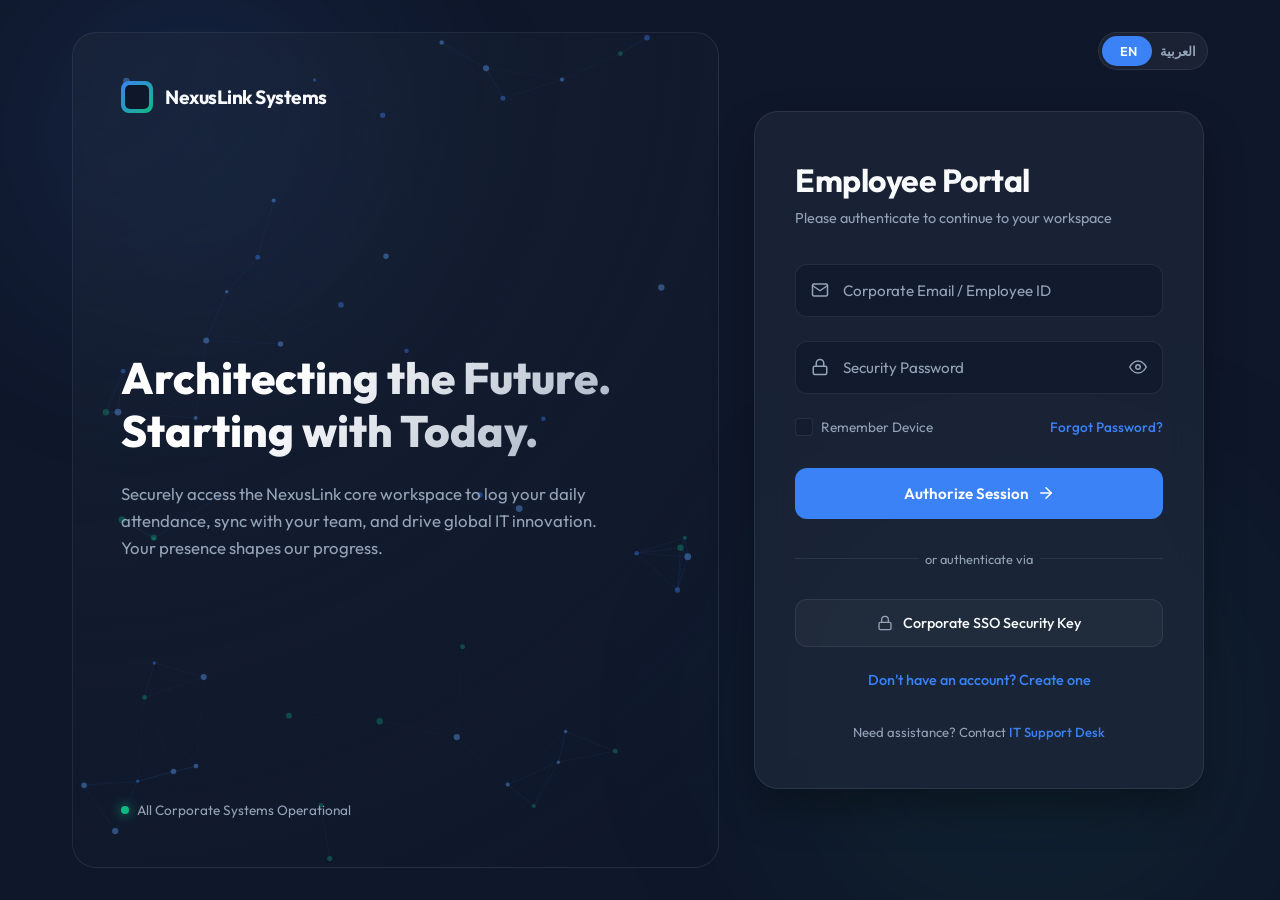
<file: index.html>
<!DOCTYPE html>
<html lang="en" dir="ltr">

<head>
    <meta charset="UTF-8">
    <meta name="viewport" content="width=device-width, initial-scale=1.0">
    <meta name="description"
        content="Secure Employee Portal for NexusLink Systems. Sign in to access your dashboard, secure applications, and corporate resources.">
    <title id="page-title">Employee Portal - NexusLink Systems</title>

    <!-- Path updated to work relative to directory structure -->
    <link rel="stylesheet" href="style.css">
</head>

<body>
    <!-- Background Animated Glows -->
    <div class="bg-glow-container">
        <div class="bg-glow-1"></div>
        <div class="bg-glow-2"></div>
    </div>

    <!-- Main Container -->
    <main class="app-container">

        <!-- Controls: Language Toggler -->
        <header class="top-controls">
            <div class="lang-switcher" id="language-switcher" onclick="toggleLanguage()">
                <div class="lang-slider" id="lang-slider"></div>
                <button class="lang-btn active" id="btn-en" data-lang="en">EN</button>
                <button class="lang-btn" id="btn-ar" data-lang="ar">العربية</button>
            </div>
        </header>

        <!-- Left Panel: Branding & Interactive Visuals -->
        <section class="brand-panel">
            <div class="logo-container">
                <div class="logo-icon"></div>
                <span>NexusLink Systems</span>
            </div>

            <!-- Canvas for particle background networking -->
            <canvas id="particle-canvas"></canvas>

            <div class="brand-content">
                <h1 class="brand-title" id="brand-title" data-i18n="brandTitle">Architecting the Future. Starting with Today.</h1>
                <p class="brand-desc" id="brand-desc" data-i18n="brandDesc">Securely access the NexusLink core workspace to log your daily attendance, sync with your team, and drive global IT innovation. Your presence shapes our progress.
                </p>
            </div>

            <div class="system-status">
                <div class="status-dot"></div>
                <span id="system-status-text" data-i18n="systemStatus">All Corporate Systems Operational</span>
            </div>
        </section>

        <!-- Right Panel: Login card container -->
        <section class="form-panel">
            <div class="login-card">
                <!-- Loading state Overlay -->
                <div class="loading-overlay" id="loading-overlay">
                    <div class="spinner"></div>
                    <div class="loading-text" id="loading-text" data-i18n="loadingVerify">Verifying Credentials...</div>
                    <div class="loading-subtext" id="loading-subtext" data-i18n="loadingConnect">Connecting to Secure LDAP Server</div>
                </div>

                <!-- Success state Overlay -->
                <div class="success-overlay" id="success-overlay">
                    <div class="success-icon-container">✓</div>
                    <h2 class="success-title" id="success-title" data-i18n="successTitle">Access Granted</h2>
                    <p class="success-desc" id="success-desc" data-i18n="successDesc">Redirecting to NexusLink Dashboard. Welcome back!</p>
                    <button class="success-btn" id="success-btn" onclick="resetForm()" data-i18n="successReturn">Return</button>
                </div>

                <!-- Server Error Message -->
                <div class="server-error" id="server-error" style="display: none;">
                    <svg xmlns="http://www.w3.org/2000/svg" width="16" height="16" viewBox="0 0 24 24" fill="none"
                        stroke="currentColor" stroke-width="2">
                        <circle cx="12" cy="12" r="10"></circle>
                        <line x1="12" y1="8" x2="12" y2="12"></line>
                        <line x1="12" y1="16" x2="12.01" y2="16"></line>
                    </svg>
                    <span id="server-error-text"></span>
                    <button class="error-dismiss" onclick="dismissError()">✕</button>
                </div>

                <div class="card-header">
                    <h2 class="card-title" id="card-title" data-i18n="cardTitle">Employee Portal</h2>
                    <p class="card-subtitle" id="card-subtitle" data-i18n="cardSubtitle">Please authenticate to continue to your workspace</p>
                </div>

                <form id="login-form" onsubmit="handleLogin(event)">
                    <div class="form-group" id="group-email">
                        <div class="input-container">
                            <input type="text" id="email" class="input-field" placeholder=" " required
                                oninput="validateField('email')" autocomplete="username">
                            <svg class="input-icon" xmlns="http://www.w3.org/2000/svg" width="18" height="18"
                                viewBox="0 0 24 24" fill="none" stroke="currentColor" stroke-width="2"
                                stroke-linecap="round" stroke-linejoin="round">
                                <path d="M4 4h16c1.1 0 2 .9 2 2v12c0 1.1-.9 2-2 2H4c-1.1 0-2-.9-2-2V6c0-1.1.9-2 2-2z">
                                </path>
                                <polyline points="22,6 12,13 2,6"></polyline>
                            </svg>
                            <label for="email" class="form-label" id="label-email" data-i18n="labelEmail">Corporate Email / Employee ID</label>
                        </div>
                        <div class="error-msg" id="error-email">
                            <svg xmlns="http://www.w3.org/2000/svg" width="12" height="12" viewBox="0 0 24 24"
                                fill="none" stroke="currentColor" stroke-width="2">
                                <circle cx="12" cy="12" r="10"></circle>
                                <line x1="12" y1="8" x2="12" y2="12"></line>
                                <line x1="12" y1="16" x2="12.01" y2="16"></line>
                            </svg>
                            <span id="err-text-email" data-i18n="errorEmail">Please enter a valid corporate email (name@nexuslink.com)</span>
                        </div>
                    </div>

                    <div class="form-group" id="group-password">
                        <div class="input-container">
                            <input type="password" id="password" class="input-field" placeholder=" " required
                                oninput="validateField('password')" autocomplete="current-password">
                            <svg class="input-icon" xmlns="http://www.w3.org/2000/svg" width="18" height="18"
                                viewBox="0 0 24 24" fill="none" stroke="currentColor" stroke-width="2"
                                stroke-linecap="round" stroke-linejoin="round">
                                <rect x="3" y="11" width="18" height="11" rx="2" ry="2"></rect>
                                <path d="M7 11V7a5 5 0 0 1 10 0v4"></path>
                            </svg>
                            <label for="password" class="form-label" id="label-password" data-i18n="labelPassword">Security Password</label>
                            <button type="button" class="input-toggle" id="password-toggle"
                                onclick="togglePasswordVisibility()" aria-label="Toggle Password Visibility">
                                <svg id="eye-icon" xmlns="http://www.w3.org/2000/svg" width="18" height="18"
                                    viewBox="0 0 24 24" fill="none" stroke="currentColor" stroke-width="2"
                                    stroke-linecap="round" stroke-linejoin="round">
                                    <path d="M1 12s4-8 11-8 11 8 11 8-4 8-11 8-11-8-11-8z"></path>
                                    <circle cx="12" cy="12" r="3"></circle>
                                </svg>
                            </button>
                        </div>
                        <div class="error-msg" id="error-password">
                            <svg xmlns="http://www.w3.org/2000/svg" width="12" height="12" viewBox="0 0 24 24"
                                fill="none" stroke="currentColor" stroke-width="2">
                                <circle cx="12" cy="12" r="10"></circle>
                                <line x1="12" y1="8" x2="12" y2="12"></line>
                                <line x1="12" y1="16" x2="12.01" y2="16"></line>
                            </svg>
                            <span id="err-text-password" data-i18n="errorPassword">Password must be at least 8 characters long</span>
                        </div>
                    </div>

                    <div class="options-row">
                        <label class="checkbox-container">
                            <input type="checkbox" id="remember-me">
                            <span class="custom-checkbox">
                                <svg xmlns="http://www.w3.org/2000/svg" viewBox="0 0 24 24">
                                    <polyline points="20 6 9 17 4 12"></polyline>
                                </svg>
                            </span>
                            <span id="label-remember" data-i18n="labelRemember">Remember Device</span>
                        </label>
                        <a href="#" class="forgot-link" id="link-forgot" onclick="alertForgot(event)" data-i18n="forgotLink">Forgot Password?</a>
                    </div>

                    <button type="submit" class="submit-btn" id="btn-submit">
                        <span id="btn-submit-text" data-i18n="btnSubmit">Authorize Session</span>
                        <svg xmlns="http://www.w3.org/2000/svg" width="18" height="18" viewBox="0 0 24 24" fill="none"
                            stroke="currentColor" stroke-width="2" stroke-linecap="round" stroke-linejoin="round">
                            <line x1="5" y1="12" x2="19" y2="12"></line>
                            <polyline points="12 5 19 12 12 19"></polyline>
                        </svg>
                    </button>
                </form>

                <!-- Registration Form -->
                <form id="register-form" onsubmit="handleRegister(event)" style="display: none;">
                    <div class="form-group" id="group-register-name">
                        <div class="input-container">
                            <input type="text" id="register-name" class="input-field" placeholder=" " required
                                oninput="validateRegisterField('name')">
                            <svg class="input-icon" xmlns="http://www.w3.org/2000/svg" width="18" height="18"
                                viewBox="0 0 24 24" fill="none" stroke="currentColor" stroke-width="2"
                                stroke-linecap="round" stroke-linejoin="round">
                                <path d="M20 21v-2a4 4 0 0 0-4-4H8a4 4 0 0 0-4 4v2"></path>
                                <circle cx="12" cy="7" r="4"></circle>
                            </svg>
                            <label for="register-name" class="form-label" id="label-register-name" data-i18n="labelName">Full Name</label>
                        </div>
                        <div class="error-msg" id="error-register-name">
                            <svg xmlns="http://www.w3.org/2000/svg" width="12" height="12" viewBox="0 0 24 24"
                                fill="none" stroke="currentColor" stroke-width="2">
                                <circle cx="12" cy="12" r="10"></circle>
                                <line x1="12" y1="8" x2="12" y2="12"></line>
                                <line x1="12" y1="16" x2="12.01" y2="16"></line>
                            </svg>
                            <span id="err-text-register-name" data-i18n="errorName">Please enter your full name</span>
                        </div>
                    </div>

                    <div class="form-group" id="group-register-email">
                        <div class="input-container">
                            <input type="text" id="register-email" class="input-field" placeholder=" " required
                                oninput="validateRegisterField('email')" autocomplete="email">
                            <svg class="input-icon" xmlns="http://www.w3.org/2000/svg" width="18" height="18"
                                viewBox="0 0 24 24" fill="none" stroke="currentColor" stroke-width="2"
                                stroke-linecap="round" stroke-linejoin="round">
                                <path d="M4 4h16c1.1 0 2 .9 2 2v12c0 1.1-.9 2-2 2H4c-1.1 0-2-.9-2-2V6c0-1.1.9-2 2-2z">
                                </path>
                                <polyline points="22,6 12,13 2,6"></polyline>
                            </svg>
                            <label for="register-email" class="form-label" id="label-register-email" data-i18n="labelEmail">Corporate Email / Employee ID</label>
                        </div>
                        <div class="error-msg" id="error-register-email">
                            <svg xmlns="http://www.w3.org/2000/svg" width="12" height="12" viewBox="0 0 24 24"
                                fill="none" stroke="currentColor" stroke-width="2">
                                <circle cx="12" cy="12" r="10"></circle>
                                <line x1="12" y1="8" x2="12" y2="12"></line>
                                <line x1="12" y1="16" x2="12.01" y2="16"></line>
                            </svg>
                            <span id="err-text-register-email" data-i18n="errorEmail">Please enter a valid corporate email (name@nexuslink.com)</span>
                        </div>
                    </div>

                    <div class="form-group" id="group-register-password">
                        <div class="input-container">
                            <input type="password" id="register-password" class="input-field" placeholder=" " required
                                oninput="validateRegisterField('password')" autocomplete="new-password">
                            <svg class="input-icon" xmlns="http://www.w3.org/2000/svg" width="18" height="18"
                                viewBox="0 0 24 24" fill="none" stroke="currentColor" stroke-width="2"
                                stroke-linecap="round" stroke-linejoin="round">
                                <rect x="3" y="11" width="18" height="11" rx="2" ry="2"></rect>
                                <path d="M7 11V7a5 5 0 0 1 10 0v4"></path>
                            </svg>
                            <label for="register-password" class="form-label" id="label-register-password" data-i18n="labelPassword">Security Password</label>
                            <button type="button" class="input-toggle" id="register-password-toggle"
                                onclick="toggleRegisterPasswordVisibility()" aria-label="Toggle Password Visibility">
                                <svg id="register-eye-icon" xmlns="http://www.w3.org/2000/svg" width="18" height="18"
                                    viewBox="0 0 24 24" fill="none" stroke="currentColor" stroke-width="2"
                                    stroke-linecap="round" stroke-linejoin="round">
                                    <path d="M1 12s4-8 11-8 11 8 11 8-4 8-11 8-11-8-11-8z"></path>
                                    <circle cx="12" cy="12" r="3"></circle>
                                </svg>
                            </button>
                        </div>
                        <div class="error-msg" id="error-register-password">
                            <svg xmlns="http://www.w3.org/2000/svg" width="12" height="12" viewBox="0 0 24 24"
                                fill="none" stroke="currentColor" stroke-width="2">
                                <circle cx="12" cy="12" r="10"></circle>
                                <line x1="12" y1="8" x2="12" y2="12"></line>
                                <line x1="12" y1="16" x2="12.01" y2="16"></line>
                            </svg>
                            <span id="err-text-register-password" data-i18n="errorPassword">Password must be at least 8 characters long</span>
                        </div>
                    </div>

                    <button type="submit" class="submit-btn" id="btn-register-submit" style="margin-top: 1rem;">
                        <span id="btn-register-submit-text" data-i18n="btnSubmitRegister">Create Account</span>
                        <svg xmlns="http://www.w3.org/2000/svg" width="18" height="18" viewBox="0 0 24 24" fill="none"
                            stroke="currentColor" stroke-width="2" stroke-linecap="round" stroke-linejoin="round">
                            <line x1="5" y1="12" x2="19" y2="12"></line>
                            <polyline points="12 5 19 12 12 19"></polyline>
                        </svg>
                    </button>
                </form>

                <div class="sso-divider">
                    <span id="sso-text" data-i18n="ssoDivider">or authenticate via</span>
                </div>

                <button class="sso-btn" onclick="triggerSSO()">
                    <svg class="sso-icon" xmlns="http://www.w3.org/2000/svg" viewBox="0 0 24 24" fill="none"
                        stroke="currentColor" stroke-width="2" stroke-linecap="round" stroke-linejoin="round">
                        <rect x="3" y="11" width="18" height="11" rx="2" ry="2"></rect>
                        <path d="M7 11V7a5 5 0 0 1 10 0v4"></path>
                    </svg>
                    <span id="btn-sso-text" data-i18n="btnSSO">Corporate SSO Security Key</span>
                </button>

                <div class="mode-toggle-container" style="text-align: center; margin-top: 1.5rem; font-size: 0.9rem;">
                    <a href="#" class="support-link" id="toggle-mode-link" onclick="toggleFormMode(event)" data-i18n="toggleToRegister">Don't have an account? Create one</a>
                </div>

                <div class="card-footer">
                    <span id="footer-text" data-i18n="footerText">Need assistance? Contact </span>
                    <a href="#" class="support-link" id="link-support" onclick="alertSupport(event)" data-i18n="linkSupport">IT Support Desk</a>
                </div>
            </div>
        </section>
    </main>

    <!-- Path updated to work relative to directory structure -->
    <script src="script.js"></script>
</body>

</html>
</file>
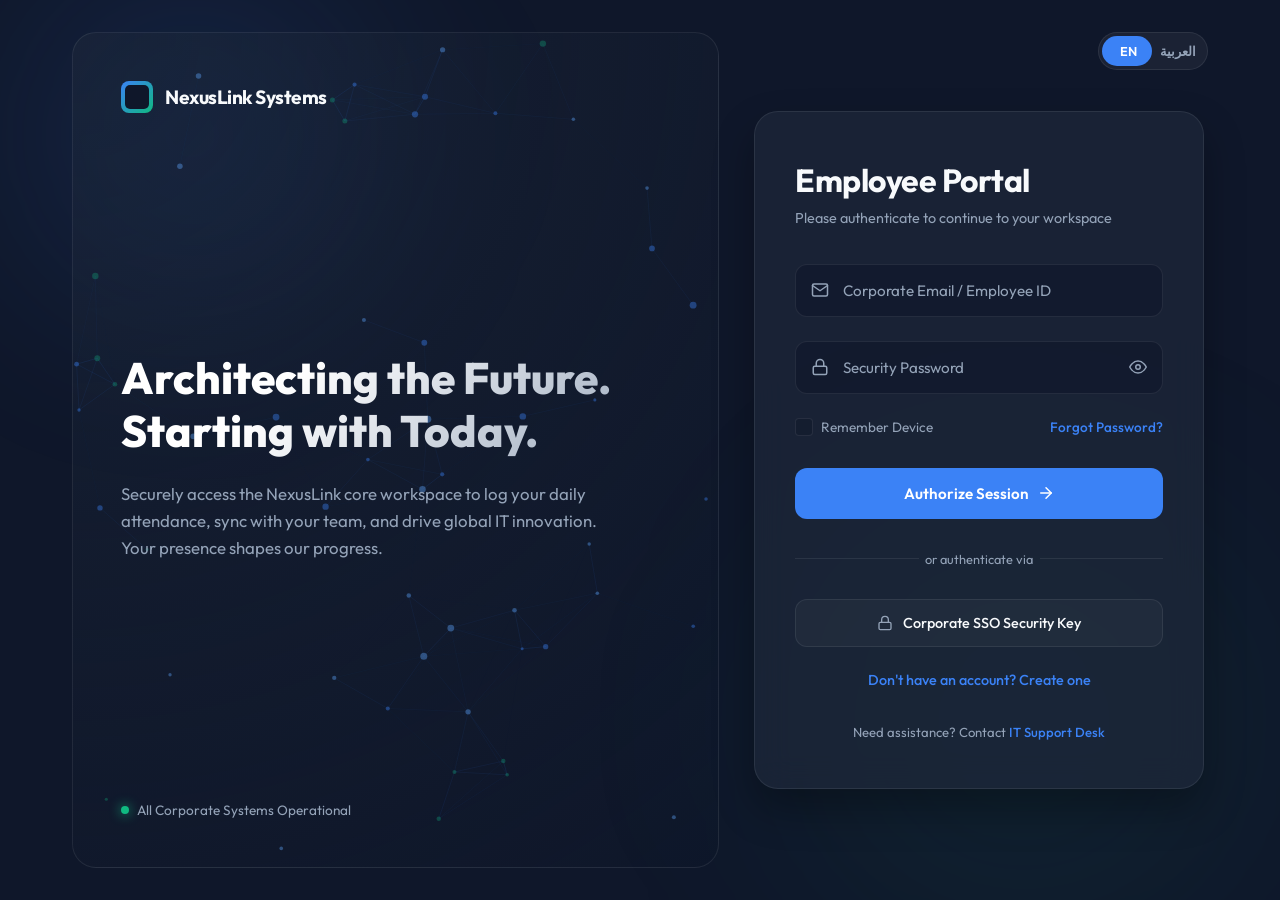
<file: dashboard.html>
<!DOCTYPE html>
<html lang="en">

<head>
    <meta charset="UTF-8">
    <meta name="viewport" content="width=device-width, initial-scale=1.0">
    <title>NexusLink Operational Console</title>

    <!-- Path updated to use the unified stylesheet -->
    <link rel="stylesheet" href="style.css">
</head>

<body class="dashboard-body">
    <!-- Background Animated Glows -->
    <div class="bg-glow-container">
        <div class="bg-glow-1"></div>
        <div class="bg-glow-2"></div>
    </div>

    <!-- Controls: Language Toggler -->
    <header class="top-controls">
        <div class="lang-switcher" id="language-switcher" onclick="toggleLanguage()">
            <div class="lang-slider" id="lang-slider"></div>
            <button class="lang-btn active" id="btn-en" data-lang="en">EN</button>
            <button class="lang-btn" id="btn-ar" data-lang="ar">العربية</button>
        </div>
    </header>

    <div class="dashboard-container">
        <aside class="sidebar">
            <div class="brand-header">
                <div class="logo"><span></span> NexusLink Systems</div>
                <div class="sub-logo" data-i18n="logoConsole">OPERATIONAL CONSOLE</div>
            </div>
            
            <div class="clock-box">
                <div class="clock-time" id="time">--:--:--</div>
                <div class="clock-date" id="date">--</div>
            </div>
            
            <div class="identity-box">
                <div class="avatar-icon">NL</div>
                <div class="identity-details">
                    <div id="user-name-display" data-i18n="userDisplayLoading">Loading...</div>
                    <div id="user-email-display"></div>
                </div>
                <button class="btn-terminate" onclick="logout()" data-i18n="btnTerminate">Terminate Session</button>
            </div>
        </aside>

        <main class="main-content">
            <h1 class="welcome-heading" id="dashboard-greeting" data-i18n="workspaceActivated">Workspace Activated</h1>
            
            <div class="section dashboard-card">
                <div class="section-title" data-i18n="clockTitle">Time & Attendance Gateways</div>
                <div class="gateway-btns">
                    <button class="btn-checkin" onclick="recordAttendance('check-in')" data-i18n="btnCheckin">Check In</button>
                    <button class="btn-checkout" onclick="recordAttendance('check-out')" data-i18n="btnCheckout">Check Out</button>
                </div>
            </div>
            
            <div class="section dashboard-card">
                <div class="section-title" data-i18n="logsTitle">Historical Operational Logs</div>
                <div class="table-responsive">
                    <table>
                        <thead>
                            <tr>
                                <th data-i18n="thDate">DATE</th>
                                <th data-i18n="thIn">IN</th>
                                <th data-i18n="thOut">OUT</th>
                                <th data-i18n="thStatus">STATUS</th>
                            </tr>
                        </thead>
                        <tbody id="logs-body">
                            <!-- Populated dynamically via script.js -->
                        </tbody>
                    </table>
                </div>
            </div>
            
            <!-- Admin Console (Visible to admin only) -->
            <div id="admin-section" class="section dashboard-card" style="display: none; margin-top: 2rem;">
                <div class="section-title" data-i18n="adminTitle">Admin Attendance Console</div>
                
                <!-- Admin Statistics Grid -->
                <div class="admin-stats-grid">
                    <div class="stat-card stat-total">
                        <div class="stat-title" data-i18n="statTotal">Total Records</div>
                        <div class="stat-value" id="stat-total">0</div>
                    </div>
                    <div class="stat-card stat-present">
                        <div class="stat-title" data-i18n="statPresent">Present Today</div>
                        <div class="stat-value" id="stat-present">0</div>
                    </div>
                    <div class="stat-card stat-absent">
                        <div class="stat-title" data-i18n="statAbsent">Absent Today</div>
                        <div class="stat-value" id="stat-absent">0</div>
                    </div>
                </div>

                <!-- Admin Live Filtering Controls -->
                <div class="admin-filter-bar">
                    <div class="filter-input-wrapper search-wrapper">
                        <input type="text" id="admin-search" placeholder="Search by name or email..." oninput="filterAdminLogs()">
                    </div>
                    <div class="filter-input-wrapper date-wrapper">
                        <input type="date" id="admin-date-filter" onchange="filterAdminLogs()">
                    </div>
                    <div class="filter-input-wrapper status-wrapper">
                        <select id="admin-status-filter" onchange="filterAdminLogs()">
                            <option value="all" data-i18n="filterAll">All Movements</option>
                            <option value="check-in" data-i18n="optCheckin">Check In</option>
                            <option value="check-out" data-i18n="optCheckout">Check Out</option>
                            <option value="absent" data-i18n="badgeAbsent">Absent</option>
                        </select>
                    </div>
                    <button class="btn-clear-filters" onclick="clearAdminFilters()" data-i18n="btnClear">Clear</button>
                    <button class="btn-export-excel" onclick="exportAdminLogsToCSV()" style="margin-inline-start: auto; padding: 12px 24px; background: rgba(16, 185, 129, 0.1); border: 1px solid rgba(16, 185, 129, 0.25); color: var(--success-color); border-radius: 10px; cursor: pointer; font-weight: 700; font-size: 0.9rem; transition: all 0.2s; outline: none;" data-i18n="btnExport">Export to Excel</button>
                </div>
                
                <!-- Manual Creation Form -->
                <div style="margin-bottom: 2rem; background: rgba(30, 41, 59, 0.2); padding: 1.5rem; border-radius: 12px; border: 1px solid var(--border-color);">
                    <h3 style="margin-top: 0; color: var(--text-main); font-size: 1rem; margin-bottom: 1.2rem; font-weight: 600;" data-i18n="adminManualTitle">Manually Log Attendance Record</h3>
                    <form id="admin-log-form" onsubmit="submitAdminAttendance(event)" style="display: grid; grid-template-columns: repeat(auto-fit, minmax(200px, 1fr)) 120px; gap: 15px; align-items: end;">
                        <div class="form-group" style="margin-bottom: 0;">
                            <label style="display: block; color: var(--text-muted); font-size: 0.8rem; margin-bottom: 6px;" data-i18n="adminEmailLabel">Employee Email</label>
                            <input type="email" id="admin-email" required placeholder="name@nexuslink.com" style="width: 100%; padding: 10px; background: rgba(15, 23, 42, 0.4); border: 1px solid var(--border-color); border-radius: 8px; color: var(--text-main); font-family: inherit; outline: none; transition: border-color 0.2s;">
                        </div>
                        <div class="form-group" style="margin-bottom: 0;">
                            <label style="display: block; color: var(--text-muted); font-size: 0.8rem; margin-bottom: 6px;" data-i18n="adminNameLabel">Employee Name (Optional)</label>
                            <input type="text" id="admin-name" placeholder="John Doe" style="width: 100%; padding: 10px; background: rgba(15, 23, 42, 0.4); border: 1px solid var(--border-color); border-radius: 8px; color: var(--text-main); font-family: inherit; outline: none; transition: border-color 0.2s;">
                        </div>
                        <div class="form-group" style="margin-bottom: 0;">
                            <label style="display: block; color: var(--text-muted); font-size: 0.8rem; margin-bottom: 6px;" data-i18n="adminTypeLabel">Movement Type</label>
                            <select id="admin-type" style="width: 100%; padding: 10px; background: rgba(15, 23, 42, 0.4); border: 1px solid var(--border-color); border-radius: 8px; color: var(--text-main); font-family: inherit; outline: none; cursor: pointer;">
                                <option value="check-in" data-i18n="optCheckin">Check In</option>
                                <option value="check-out" data-i18n="optCheckout">Check Out</option>
                            </select>
                        </div>
                        <button type="submit" class="btn-checkin" style="width: 100%; padding: 10px; border-radius: 8px; font-weight: 600; font-size: 0.9rem; border: 1px solid rgba(16, 185, 129, 0.25);" data-i18n="adminSubmitBtn">Submit</button>
                    </form>
                </div>

                <!-- Display Table of all Records -->
                <div class="table-responsive">
                    <table>
                        <thead>
                            <tr>
                                <th data-i18n="adminThName">EMPLOYEE NAME</th>
                                <th data-i18n="adminThEmail">EMAIL</th>
                                <th data-i18n="adminThType">MOVEMENT</th>
                                <th data-i18n="adminThDate">DATE</th>
                                <th data-i18n="adminThTime">TIME</th>
                            </tr>
                        </thead>
                        <tbody id="admin-logs-body">
                            <!-- Populated dynamically via script.js -->
                        </tbody>
                    </table>
                </div>
            </div>
        </main>
    </div>

    <!-- Load external unified Javascript logic -->
    <script src="script.js"></script>
</body>

</html>
</file>
<file: style.css>
/* === GOOGLE FONTS IMPORT === */
@import url('https://fonts.googleapis.com/css2?family=Cairo:wght@300;400;500;600;700;800&family=Outfit:wght@300;400;500;600;700;800&display=swap');

/* === SYSTEM RESET & VARIABLES === */
:root {
    --primary-color: #3b82f6;
    --primary-hover: #2563eb;
    --bg-dark: #0f172a;
    --card-bg: rgba(30, 41, 59, 0.7);
    --border-color: rgba(255, 255, 255, 0.08);
    --text-main: #f8fafc;
    --text-muted: #94a3b8;
    --error-color: #ef4444;
    --success-color: #10b981;
    --font-english: 'Outfit', sans-serif;
    --font-arabic: 'Cairo', sans-serif;
}

* {
    margin: 0;
    padding: 0;
    box-sizing: border-box;
}

body, button, input, select, textarea, table, th, td {
    font-family: var(--font-english);
}

html[dir="rtl"] body, 
html[dir="rtl"] button, 
html[dir="rtl"] input, 
html[dir="rtl"] select, 
html[dir="rtl"] textarea,
html[dir="rtl"] table,
html[dir="rtl"] th,
html[dir="rtl"] td {
    font-family: var(--font-arabic);
}

body {
    background-color: var(--bg-dark);
    color: var(--text-main);
    min-height: 100vh;
    overflow-x: hidden;
    display: flex;
    align-items: center;
    justify-content: center;
}

/* === BACKGROUND GLOW EFFECT === */
.bg-glow-container {
    position: fixed;
    top: 0;
    left: 0;
    width: 100%;
    height: 100%;
    z-index: -1;
    overflow: hidden;
    pointer-events: none;
}

.bg-glow-1 {
    position: absolute;
    top: -10%;
    left: -10%;
    width: 50%;
    height: 50%;
    background: radial-gradient(circle, rgba(59, 130, 246, 0.15) 0%, rgba(0, 0, 0, 0) 70%);
    filter: blur(80px);
}

.bg-glow-2 {
    position: absolute;
    bottom: -10%;
    right: -10%;
    width: 60%;
    height: 60%;
    background: radial-gradient(circle, rgba(16, 185, 129, 0.1) 0%, rgba(0, 0, 0, 0) 70%);
    filter: blur(100px);
}

/* === MAIN LAYOUT CONTAINER === */
.app-container {
    display: flex;
    width: 100%;
    max-width: 1200px;
    min-height: 100vh;
    padding: 2rem;
    gap: 2rem;
    position: relative;
    margin: 0 auto;
}

/* === TOP LANGUAGE SWITCHER === */
.top-controls {
    position: absolute;
    top: 2rem;
    right: 2rem;
    z-index: 10;
}

html[dir="rtl"] .top-controls {
    right: auto;
    left: 2rem;
}

.lang-switcher {
    position: relative;
    display: flex;
    background: rgba(255, 255, 255, 0.05);
    border: 1px solid var(--border-color);
    border-radius: 30px;
    padding: 4px;
    cursor: pointer;
    width: 110px;
    height: 38px;
    user-select: none;
}

.lang-slider {
    position: absolute;
    top: 3px;
    left: 3px;
    width: 50px;
    height: 30px;
    background: var(--primary-color);
    border-radius: 20px;
    transition: transform 0.3s ease;
}

.lang-btn {
    flex: 1;
    background: none;
    border: none;
    color: var(--text-muted);
    font-size: 0.8rem;
    font-weight: 600;
    cursor: pointer;
    z-index: 2;
    transition: color 0.3s ease;
    outline: none;
}

.lang-btn.active {
    color: #ffffff;
}

/* === LEFT PANEL: BRANDING === */
.brand-panel {
    flex: 1.2;
    display: flex;
    flex-direction: column;
    justify-content: space-between;
    padding: 3rem;
    position: relative;
    border-radius: 24px;
    background: radial-gradient(circle at top left, rgba(30, 41, 59, 0.5), rgba(15, 23, 42, 0));
    border: 1px solid var(--border-color);
    overflow: hidden;
}

#particle-canvas {
    position: absolute;
    top: 0;
    left: 0;
    width: 100%;
    height: 100%;
    pointer-events: none;
    z-index: 1;
}

.brand-panel>* {
    position: relative;
    z-index: 2;
}

.logo-container {
    display: flex;
    align-items: center;
    gap: 12px;
    font-size: 1.2rem;
    font-weight: 700;
    letter-spacing: -0.5px;
}

.logo-icon {
    width: 32px;
    height: 32px;
    background: linear-gradient(135deg, var(--primary-color), #10b981);
    border-radius: 8px;
    position: relative;
}

.logo-icon::after {
    content: '';
    position: absolute;
    inset: 4px;
    background-color: var(--bg-dark);
    border-radius: 5px;
}

.brand-content {
    margin: auto 0;
}

.brand-title {
    font-size: 2.75rem;
    font-weight: 800;
    line-height: 1.2;
    margin-bottom: 1.5rem;
    background: linear-gradient(135deg, #ffffff 30%, var(--text-muted));
    -webkit-background-clip: text;
    background-clip: text;
    -webkit-text-fill-color: transparent;
}

.brand-desc {
    color: var(--text-muted);
    font-size: 1.05rem;
    line-height: 1.6;
    max-width: 480px;
}

.system-status {
    display: flex;
    align-items: center;
    gap: 8px;
    font-size: 0.85rem;
    color: var(--text-muted);
}

.status-dot {
    width: 8px;
    height: 8px;
    background-color: var(--success-color);
    border-radius: 50%;
    box-shadow: 0 0 12px var(--success-color);
    animation: pulse 2s infinite;
}

@keyframes pulse {
    0% {
        transform: scale(0.95);
        opacity: 0.5;
    }

    50% {
        transform: scale(1.1);
        opacity: 1;
    }

    100% {
        transform: scale(0.95);
        opacity: 0.5;
    }
}

/* === RIGHT PANEL: FORM & LOGIN CARD === */
.form-panel {
    flex: 1;
    display: flex;
    align-items: center;
    justify-content: center;
}

.login-card {
    width: 100%;
    max-width: 450px;
    background: var(--card-bg);
    backdrop-filter: blur(16px);
    -webkit-backdrop-filter: blur(16px);
    border: 1px solid var(--border-color);
    border-radius: 24px;
    padding: 3rem 2.5rem;
    box-shadow: 0 20px 40px rgba(0, 0, 0, 0.3);
    position: relative;
    overflow: hidden;
}

/* === CARD HEADER === */
.card-header {
    margin-bottom: 2.2rem;
}

.card-title {
    font-size: 2rem;
    font-weight: 700;
    letter-spacing: -0.5px;
    margin-bottom: 0.5rem;
}

.card-subtitle {
    color: var(--text-muted);
    font-size: 0.9rem;
    line-height: 1.4;
}

/* === FORM GROUPS & INPUTS === */
.form-group {
    margin-bottom: 1.5rem;
}

.input-container {
    position: relative;
    width: 100%;
}

.input-field {
    width: 100%;
    padding: 16px 16px 16px 48px;
    background: rgba(15, 23, 42, 0.6);
    border: 1px solid var(--border-color);
    border-radius: 12px;
    color: var(--text-main);
    font-size: 0.95rem;
    outline: none;
    transition: all 0.3s ease;
}

html[dir="rtl"] .input-field {
    padding: 16px 48px 16px 16px;
}

.input-field:focus {
    border-color: var(--primary-color);
    box-shadow: 0 0 0 3px rgba(59, 130, 246, 0.15);
    background: rgba(15, 23, 42, 0.8);
}

.input-icon {
    position: absolute;
    left: 16px;
    top: 50%;
    transform: translateY(-50%);
    color: var(--text-muted);
    pointer-events: none;
    transition: color 0.3s ease;
}

html[dir="rtl"] .input-icon {
    left: auto;
    right: 16px;
}

.input-field:focus~.input-icon {
    color: var(--primary-color);
}

/* Floating Labels */
.form-label {
    position: absolute;
    left: 48px;
    top: 50%;
    transform: translateY(-50%);
    color: var(--text-muted);
    font-size: 0.95rem;
    pointer-events: none;
    transition: all 0.3s cubic-bezier(0.4, 0, 0.2, 1);
}

html[dir="rtl"] .form-label {
    left: auto;
    right: 48px;
}

.input-field:focus~.form-label,
.input-field:not(:placeholder-shown)~.form-label {
    top: 0;
    transform: translateY(-50%) scale(0.85);
    left: 12px;
    background: #1e293b;
    padding: 2px 8px;
    color: var(--primary-color);
}

html[dir="rtl"] .input-field:focus~.form-label,
html[dir="rtl"] .input-field:not(:placeholder-shown)~.form-label {
    left: auto;
    right: 12px;
}

/* Toggle password visual representation */
.input-toggle {
    position: absolute;
    right: 16px;
    top: 50%;
    transform: translateY(-50%);
    background: none;
    border: none;
    color: var(--text-muted);
    cursor: pointer;
    display: flex;
    align-items: center;
    outline: none;
}

html[dir="rtl"] .input-toggle {
    right: auto;
    left: 16px;
}

.input-toggle:hover {
    color: var(--text-main);
}

/* Form inputs validation messages */
.error-msg {
    display: none;
    align-items: center;
    gap: 6px;
    color: var(--error-color);
    font-size: 0.78rem;
    margin-top: 6px;
    padding-left: 4px;
    animation: fadeIn 0.3s ease;
}

html[dir="rtl"] .error-msg {
    padding-left: 0;
    padding-right: 4px;
}

@keyframes fadeIn {
    from {
        opacity: 0;
        transform: translateY(-4px);
    }

    to {
        opacity: 1;
        transform: translateY(0);
    }
}

/* === OPTIONS ROW === */
.options-row {
    display: flex;
    justify-content: space-between;
    align-items: center;
    margin-bottom: 2rem;
    font-size: 0.85rem;
}

.checkbox-container {
    display: flex;
    align-items: center;
    gap: 8px;
    cursor: pointer;
    user-select: none;
    color: var(--text-muted);
}

.checkbox-container input {
    display: none;
}

.custom-checkbox {
    width: 18px;
    height: 18px;
    border: 1px solid var(--border-color);
    border-radius: 4px;
    display: flex;
    align-items: center;
    justify-content: center;
    background: rgba(15, 23, 42, 0.4);
    transition: all 0.2s ease;
}

.custom-checkbox svg {
    width: 12px;
    height: 12px;
    fill: none;
    stroke: white;
    stroke-width: 3px;
    stroke-linecap: round;
    stroke-linejoin: round;
    transform: scale(0);
    transition: transform 0.2s ease;
}

.checkbox-container input:checked+.custom-checkbox {
    background-color: var(--primary-color);
    border-color: var(--primary-color);
}

.checkbox-container input:checked+.custom-checkbox svg {
    transform: scale(1);
}

.forgot-link,
.support-link {
    color: var(--primary-color);
    text-decoration: none;
    font-weight: 500;
    transition: color 0.2s ease;
}

.forgot-link:hover,
.support-link:hover {
    color: var(--primary-hover);
    text-decoration: underline;
}

/* === BUTTONS === */
.submit-btn {
    width: 100%;
    padding: 16px;
    background: var(--primary-color);
    border: none;
    border-radius: 12px;
    color: #ffffff;
    font-size: 0.95rem;
    font-weight: 600;
    cursor: pointer;
    display: flex;
    align-items: center;
    justify-content: center;
    gap: 8px;
    transition: all 0.2s ease;
}

.submit-btn:hover {
    background: var(--primary-hover);
    transform: translateY(-1px);
}

.submit-btn:active {
    transform: translateY(0);
}

html[dir="rtl"] .submit-btn svg {
    transform: scaleX(-1);
}

/* === SSO OPTION === */
.sso-divider {
    display: flex;
    align-items: center;
    text-align: center;
    margin: 2rem 0;
    color: var(--text-muted);
    font-size: 0.8rem;
}

.sso-divider::before,
.sso-divider::after {
    content: '';
    flex: 1;
    border-bottom: 1px solid var(--border-color);
}

.sso-divider:not(:empty)::before {
    margin-right: .5em;
}

.sso-divider:not(:empty)::after {
    margin-left: .5em;
}

.sso-btn {
    width: 100%;
    padding: 14px;
    background: rgba(255, 255, 255, 0.03);
    border: 1px solid var(--border-color);
    border-radius: 12px;
    color: var(--text-main);
    font-size: 0.9rem;
    font-weight: 500;
    cursor: pointer;
    display: flex;
    align-items: center;
    justify-content: center;
    gap: 10px;
    transition: all 0.2s ease;
}

.sso-btn:hover {
    background: rgba(255, 255, 255, 0.08);
    border-color: var(--text-muted);
}

.sso-icon {
    width: 16px;
    height: 16px;
    color: var(--text-muted);
}

/* === CARD FOOTER === */
.card-footer {
    text-align: center;
    margin-top: 2.2rem;
    font-size: 0.82rem;
    color: var(--text-muted);
}

/* === CARD SERVER ERROR DIALOG === */
.server-error {
    background: rgba(239, 68, 68, 0.1);
    border: 1px solid var(--error-color);
    color: #fca5a5;
    padding: 12px 16px;
    border-radius: 12px;
    font-size: 0.85rem;
    display: flex;
    align-items: center;
    justify-content: space-between;
    gap: 8px;
    margin-bottom: 1.5rem;
    animation: fadeIn 0.3s ease;
}

.server-error svg {
    flex-shrink: 0;
}

.error-dismiss {
    background: none;
    border: none;
    color: inherit;
    cursor: pointer;
    font-size: 1rem;
    opacity: 0.7;
    transition: opacity 0.2s;
}

.error-dismiss:hover {
    opacity: 1;
}

/* === LAYOUT STATES (OVERLAYS) === */
.loading-overlay,
.success-overlay {
    position: absolute;
    inset: 0;
    background: #151f32;
    z-index: 10;
    display: none;
    flex-direction: column;
    align-items: center;
    justify-content: center;
    padding: 2.5rem;
    text-align: center;
    animation: fadeIn 0.4s ease forwards;
}

/* Spinner logic */
.spinner {
    width: 48px;
    height: 48px;
    border: 3px solid rgba(59, 130, 246, 0.1);
    border-radius: 50%;
    border-top-color: var(--primary-color);
    animation: spin 1s linear infinite;
    margin-bottom: 1.5rem;
}

@keyframes spin {
    0% {
        transform: rotate(0deg);
    }

    100% {
        transform: rotate(360deg);
    }
}

.loading-text {
    font-size: 1.25rem;
    font-weight: 700;
    margin-bottom: 0.5rem;
}

.loading-subtext {
    color: var(--text-muted);
    font-size: 0.85rem;
}

/* Success layout overlay details */
.success-icon-container {
    width: 64px;
    height: 64px;
    background-color: rgba(16, 185, 129, 0.1);
    border: 2px solid var(--success-color);
    border-radius: 50%;
    display: flex;
    align-items: center;
    justify-content: center;
    color: var(--success-color);
    font-size: 1.75rem;
    font-weight: bold;
    margin-bottom: 1.5rem;
    box-shadow: 0 0 20px rgba(16, 185, 129, 0.2);
}

.success-title {
    font-size: 1.5rem;
    font-weight: 700;
    margin-bottom: 0.75rem;
}

.success-desc {
    color: var(--text-muted);
    font-size: 0.9rem;
    line-height: 1.5;
    margin-bottom: 2rem;
    max-width: 320px;
}

.success-btn {
    padding: 12px 32px;
    background: rgba(255, 255, 255, 0.05);
    border: 1px solid var(--border-color);
    color: var(--text-main);
    border-radius: 10px;
    font-size: 0.9rem;
    font-weight: 600;
    cursor: pointer;
    transition: all 0.2s;
}

.success-btn:hover {
    background: rgba(255, 255, 255, 0.1);
    border-color: var(--text-muted);
}

/* === RESPONSIVE LAYOUT RESPONSES === */
@media (max-width: 968px) {
    .app-container {
        flex-direction: column;
        padding: 1.5rem;
        gap: 1.5rem;
    }

    .brand-panel {
        min-height: auto;
        padding: 2rem;
    }

    .brand-title {
        font-size: 2.2rem;
    }

    .top-controls {
        top: 1.5rem;
        right: 1.5rem;
    }

    html[dir="rtl"] .top-controls {
        left: 1.5rem;
    }
}

@media (max-width: 480px) {
    .form-panel {
        padding: 0;
    }

    .login-card {
        padding: 2.2rem 1.5rem;
        border-radius: 16px;
    }

    .card-title {
        font-size: 1.75rem;
    }
}

/* === OPERATIONAL DASHBOARD STYLES === */

body.dashboard-body {
    display: flex;
    align-items: stretch;
    justify-content: stretch;
    min-height: 100vh;
    overflow-x: hidden;
    overflow-y: auto;
}

.dashboard-container {
    display: flex;
    width: 100%;
    min-height: 100vh;
    position: relative;
}

.sidebar {
    width: 320px;
    background: rgba(15, 23, 42, 0.45);
    backdrop-filter: blur(20px);
    -webkit-backdrop-filter: blur(20px);
    border-inline-end: 1px solid var(--border-color);
    padding: 2.5rem 2rem;
    display: flex;
    flex-direction: column;
    gap: 2.5rem;
    position: relative;
    z-index: 5;
    flex-shrink: 0;
}

.brand-header {
    display: flex;
    flex-direction: column;
    gap: 6px;
}

.logo {
    font-weight: 700;
    font-size: 1.25rem;
    display: flex;
    align-items: center;
    gap: 10px;
    color: var(--text-main);
}

.logo span {
    background: linear-gradient(135deg, var(--primary-color), var(--success-color));
    width: 14px;
    height: 14px;
    border-radius: 4px;
    display: inline-block;
}

.sub-logo {
    color: var(--text-muted);
    font-size: 0.75rem;
    text-transform: uppercase;
    letter-spacing: 2px;
}

.clock-box {
    background: rgba(30, 41, 59, 0.4);
    backdrop-filter: blur(10px);
    -webkit-backdrop-filter: blur(10px);
    padding: 1.75rem;
    border-radius: 16px;
    border: 1px solid var(--border-color);
    display: flex;
    flex-direction: column;
    gap: 8px;
    box-shadow: 0 8px 32px rgba(0, 0, 0, 0.15);
}

.clock-time {
    font-size: 2rem;
    font-weight: 700;
    color: var(--primary-color);
    letter-spacing: -0.5px;
    text-shadow: 0 0 10px rgba(59, 130, 246, 0.2);
    text-align: center;
}

.clock-date {
    color: var(--text-muted);
    font-size: 0.8rem;
    text-transform: uppercase;
    text-align: center;
    font-weight: 500;
}

.identity-box {
    background: rgba(30, 41, 59, 0.3);
    padding: 1.5rem;
    border-radius: 16px;
    border: 1px solid var(--border-color);
    margin-top: auto;
    display: flex;
    flex-direction: column;
    gap: 12px;
    box-shadow: 0 8px 24px rgba(0, 0, 0, 0.1);
}

.avatar-icon {
    width: 44px;
    height: 44px;
    background: linear-gradient(135deg, rgba(59, 130, 246, 0.15), rgba(16, 185, 129, 0.15));
    border: 1px solid var(--border-color);
    border-radius: 50%;
    display: flex;
    align-items: center;
    justify-content: center;
    color: var(--primary-color);
    font-weight: 700;
    font-size: 1.1rem;
}

.identity-details {
    display: flex;
    flex-direction: column;
    gap: 4px;
}

#user-name-display {
    font-weight: 600;
    font-size: 1.05rem;
    color: var(--text-main);
}

#user-email-display {
    color: var(--text-muted);
    font-size: 0.82rem;
    word-break: break-all;
}

.btn-terminate {
    width: 100%;
    background: rgba(239, 68, 68, 0.08);
    border: 1px solid rgba(239, 68, 68, 0.2);
    color: #fca5a5;
    padding: 12px;
    border-radius: 10px;
    font-weight: 600;
    cursor: pointer;
    transition: all 0.2s ease;
    outline: none;
}

.btn-terminate:hover {
    background: rgba(239, 68, 68, 0.18);
    border-color: var(--error-color);
    color: #ffffff;
}

.btn-terminate:active {
    transform: scale(0.98);
}

.main-content {
    flex: 1;
    padding: 3.5rem 3rem;
    display: flex;
    flex-direction: column;
    gap: 2.2rem;
    overflow-y: auto;
    z-index: 5;
}

.welcome-heading {
    font-size: 2.25rem;
    font-weight: 800;
    margin: 0;
    background: linear-gradient(135deg, #ffffff 40%, var(--text-muted));
    -webkit-background-clip: text;
    background-clip: text;
    -webkit-text-fill-color: transparent;
}

.dashboard-card {
    background: var(--card-bg);
    backdrop-filter: blur(16px);
    -webkit-backdrop-filter: blur(16px);
    border: 1px solid var(--border-color);
    border-radius: 20px;
    padding: 2rem;
    box-shadow: 0 10px 30px rgba(0, 0, 0, 0.15);
}

.section-title {
    color: var(--text-muted);
    font-size: 0.95rem;
    font-weight: 600;
    margin-bottom: 1.5rem;
    display: flex;
    align-items: center;
    gap: 10px;
    text-transform: uppercase;
    letter-spacing: 0.5px;
    border-inline-start: 3px solid var(--primary-color);
    padding-inline-start: 10px;
}

.gateway-btns {
    display: flex;
    gap: 20px;
}

.btn-checkin, .btn-checkout {
    flex: 1;
    padding: 16px 32px;
    border-radius: 12px;
    font-weight: 700;
    font-size: 1rem;
    cursor: pointer;
    transition: all 0.25s ease;
    display: flex;
    align-items: center;
    justify-content: center;
    gap: 8px;
    outline: none;
}

.btn-checkin {
    background: rgba(16, 185, 129, 0.08);
    color: var(--success-color);
    border: 1px solid rgba(16, 185, 129, 0.25);
}

.btn-checkin:hover {
    background: rgba(16, 185, 129, 0.18);
    border-color: var(--success-color);
    color: #ffffff;
    box-shadow: 0 0 15px rgba(16, 185, 129, 0.2);
    transform: translateY(-2px);
}

.btn-checkin:active {
    transform: translateY(0);
}

.btn-checkout {
    background: rgba(239, 68, 68, 0.08);
    color: var(--error-color);
    border: 1px solid rgba(239, 68, 68, 0.25);
}

.btn-checkout:hover {
    background: rgba(239, 68, 68, 0.18);
    border-color: var(--error-color);
    color: #ffffff;
    box-shadow: 0 0 15px rgba(239, 68, 68, 0.2);
    transform: translateY(-2px);
}

.btn-checkout:active {
    transform: translateY(0);
}

.table-responsive {
    width: 100%;
    overflow-x: auto;
    border-radius: 12px;
    border: 1px solid var(--border-color);
    background: rgba(15, 23, 42, 0.2);
}

table {
    width: 100%;
    border-collapse: collapse;
    text-align: start;
}

th {
    color: var(--text-muted);
    font-size: 0.8rem;
    font-weight: 600;
    text-transform: uppercase;
    padding: 16px 20px;
    border-bottom: 1px solid var(--border-color);
    background: rgba(15, 23, 42, 0.4);
    text-align: start;
}

td {
    padding: 16px 20px;
    border-bottom: 1px solid var(--border-color);
    font-size: 0.95rem;
    color: var(--text-main);
    text-align: start;
}

tr:last-child td {
    border-bottom: none;
}

tr:hover td {
    background: rgba(255, 255, 255, 0.02);
}

.badge {
    display: inline-flex;
    align-items: center;
    padding: 6px 12px;
    border-radius: 20px;
    font-size: 0.75rem;
    font-weight: 600;
}

.badge-comp {
    background: rgba(16, 185, 129, 0.1);
    color: var(--success-color);
    border: 1px solid rgba(16, 185, 129, 0.2);
}

.badge-absent {
    background: rgba(239, 68, 68, 0.1);
    color: var(--error-color);
    border: 1px solid rgba(239, 68, 68, 0.2);
    font-weight: 700;
}

/* Premium micro-interactions and transitions for cards */
.dashboard-card {
    transition: transform 0.3s cubic-bezier(0.4, 0, 0.2, 1), box-shadow 0.3s ease;
}

.dashboard-card:hover {
    transform: translateY(-4px);
    box-shadow: 0 15px 35px rgba(0, 0, 0, 0.25), 0 0 20px rgba(59, 130, 246, 0.05);
}

/* Clock box premium styling */
.clock-box {
    transition: border-color 0.3s ease, box-shadow 0.3s ease;
}
.clock-box:hover {
    border-color: rgba(59, 130, 246, 0.3);
    box-shadow: 0 12px 40px rgba(59, 130, 246, 0.15);
}

/* Table rows styling */
tr {
    transition: background-color 0.2s ease;
}

/* === ADMIN CONSOLE DASHBOARD STYLES === */
.admin-stats-grid {
    display: grid;
    grid-template-columns: repeat(auto-fit, minmax(220px, 1fr));
    gap: 20px;
    margin-bottom: 2rem;
}

.stat-card {
    background: rgba(30, 41, 59, 0.4);
    border: 1px solid var(--border-color);
    padding: 1.5rem;
    border-radius: 16px;
    text-align: center;
    box-shadow: 0 8px 24px rgba(0, 0, 0, 0.12);
    transition: transform 0.3s ease, box-shadow 0.3s ease, border-color 0.3s ease;
}

.stat-card:hover {
    transform: translateY(-3px);
    box-shadow: 0 12px 32px rgba(0, 0, 0, 0.2);
}

.stat-card.stat-total:hover {
    border-color: rgba(59, 130, 246, 0.3);
    box-shadow: 0 12px 32px rgba(59, 130, 246, 0.1);
}

.stat-card.stat-present:hover {
    border-color: rgba(16, 185, 129, 0.3);
    box-shadow: 0 12px 32px rgba(16, 185, 129, 0.1);
}

.stat-card.stat-absent:hover {
    border-color: rgba(239, 68, 68, 0.3);
    box-shadow: 0 12px 32px rgba(239, 68, 68, 0.1);
}

.stat-title {
    font-size: 0.8rem;
    color: var(--text-muted);
    text-transform: uppercase;
    font-weight: 600;
    letter-spacing: 0.5px;
}

.stat-value {
    font-size: 2.2rem;
    font-weight: 800;
    margin-top: 8px;
}

.stat-total .stat-value {
    color: var(--primary-color);
    text-shadow: 0 0 15px rgba(59, 130, 246, 0.25);
}

.stat-present .stat-value {
    color: var(--success-color);
    text-shadow: 0 0 15px rgba(16, 185, 129, 0.25);
}

.stat-absent .stat-value {
    color: var(--error-color);
    text-shadow: 0 0 15px rgba(239, 68, 68, 0.25);
}

.admin-filter-bar {
    display: flex;
    flex-wrap: wrap;
    gap: 15px;
    margin-bottom: 2rem;
    background: rgba(30, 41, 59, 0.2);
    padding: 1.2rem;
    border-radius: 16px;
    border: 1px solid var(--border-color);
    align-items: center;
}

.filter-input-wrapper {
    position: relative;
}

.filter-input-wrapper.search-wrapper {
    flex: 1.5;
    min-width: 220px;
}

.filter-input-wrapper.date-wrapper,
.filter-input-wrapper.status-wrapper {
    flex: 1;
    min-width: 150px;
}

.admin-filter-bar input[type="text"],
.admin-filter-bar input[type="date"],
.admin-filter-bar select {
    width: 100%;
    padding: 12px 16px;
    background: rgba(15, 23, 42, 0.5);
    border: 1px solid var(--border-color);
    border-radius: 10px;
    color: var(--text-main);
    font-family: inherit;
    font-size: 0.9rem;
    outline: none;
    transition: border-color 0.2s ease, box-shadow 0.2s ease;
}

.admin-filter-bar input[type="text"]:focus,
.admin-filter-bar input[type="date"]:focus,
.admin-filter-bar select:focus {
    border-color: var(--primary-color);
    box-shadow: 0 0 0 2px rgba(59, 130, 246, 0.15);
}

.btn-clear-filters {
    padding: 12px 24px;
    background: rgba(255, 255, 255, 0.04);
    border: 1px solid var(--border-color);
    color: var(--text-main);
    border-radius: 10px;
    cursor: pointer;
    font-weight: 600;
    font-size: 0.9rem;
    transition: all 0.2s ease;
    outline: none;
}

.btn-clear-filters:hover {
    background: rgba(255, 255, 255, 0.1);
    border-color: var(--text-muted);
}

.btn-clear-filters:active {
    transform: scale(0.98);
}

/* === RESPONSIVE LAYOUT DASHBOARD === */
@media (max-width: 968px) {
    .dashboard-container {
        flex-direction: column;
    }

    .sidebar {
        width: 100%;
        border-inline-end: none;
        border-bottom: 1px solid var(--border-color);
        padding: 2rem 1.5rem;
        gap: 1.8rem;
    }

    .identity-box {
        margin-top: 0;
        flex-direction: row;
        align-items: center;
        justify-content: space-between;
    }

    .btn-terminate {
        width: auto;
        padding: 10px 20px;
    }

    .main-content {
        padding: 2rem 1.5rem;
    }
}

@media (max-width: 480px) {
    .gateway-btns {
        flex-direction: column;
        gap: 12px;
    }

    .sidebar {
        padding: 1.5rem 1rem;
    }

    .identity-box {
        flex-direction: column;
        align-items: flex-start;
        gap: 12px;
        width: 100%;
    }

    .btn-terminate {
        width: 100%;
    }
}
</file>
